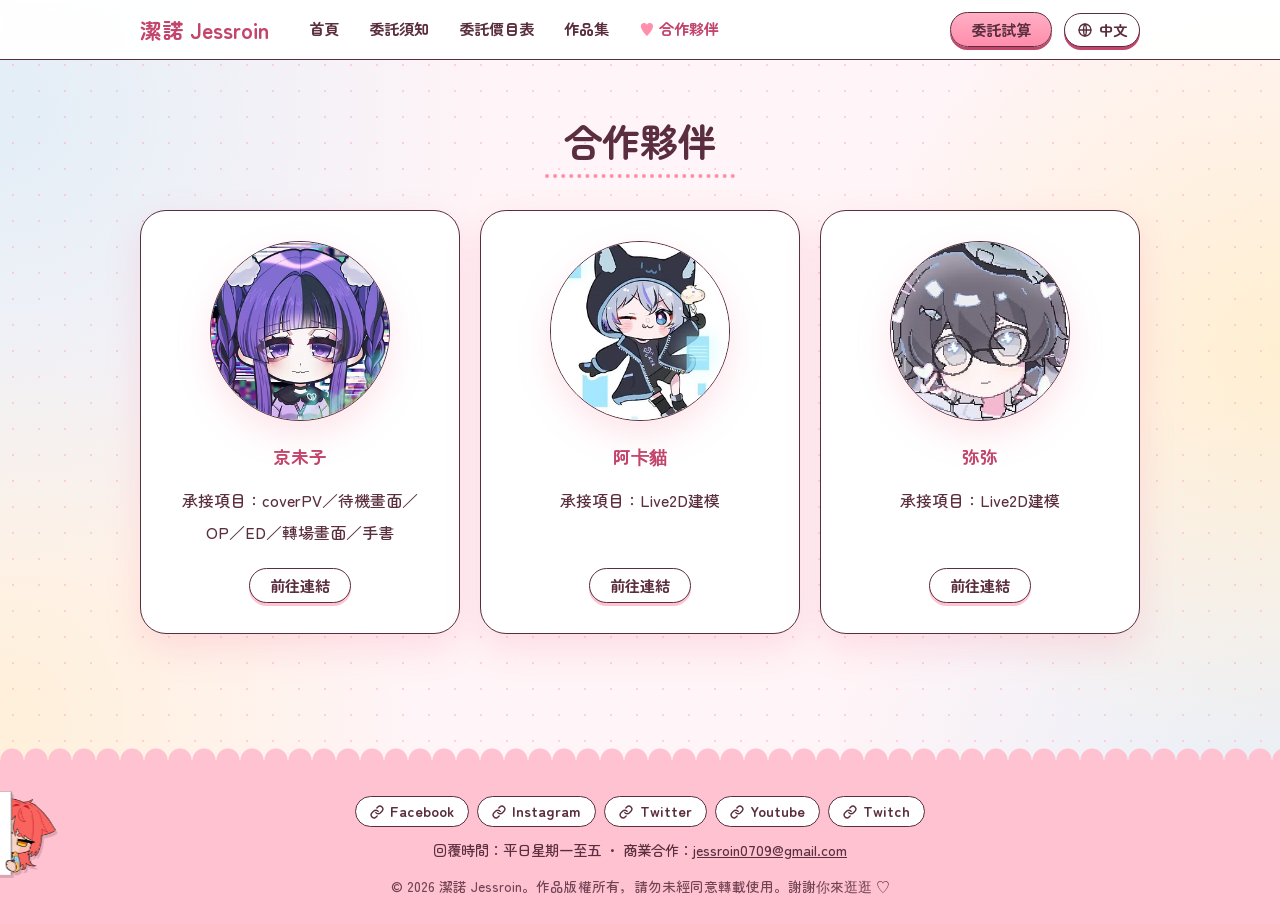
<file: partners.html>
<!DOCTYPE html>
<html lang="zh-Hant">
<head>
<script src="loader.js"></script>
<script src="i18n.js" defer></script>
<meta charset="UTF-8">
<meta name="viewport" content="width=device-width, initial-scale=1">
<title>合作夥伴 | 潔諾Jessroin</title>
<link rel="preconnect" href="https://fonts.googleapis.com">
<link rel="preconnect" href="https://fonts.gstatic.com" crossorigin>
<link href="https://fonts.googleapis.com/css2?family=Zen+Maru+Gothic:wght@400;500;700&display=swap" rel="stylesheet">
<link rel="stylesheet" href="style.css">
<style>
.partners .card{display:flex;flex-direction:column;align-items:center}
.partners .card .btn{margin-top:auto}
.partners .card p{margin-bottom:20px}
.p-avatar{display:block;width:180px;height:180px;margin:0 auto 18px;border-radius:50%;object-fit:cover;border:var(--edge);box-shadow:var(--soft);background:#fff}
</style>
</head>
<body>

<header>
  <nav aria-label="主選單">
    <a class="logo" href="index.html">潔諾&nbsp;Jessroin</a>
    <ul>
        <li><a href="index.html">首頁</a></li>
        <li><a href="notice.html">委託須知</a></li>
        <li><a href="price.html">委託價目表</a></li>
        <li><a href="works.html">作品集</a></li>
        <li><a href="partners.html" aria-current="page">合作夥伴</a></li>
    </ul>
    <a class="btn sm" href="calc.html">委託試算</a>
  </nav>
</header>

<main>
  <div class="page-head"><h1>合作夥伴</h1></div>

  <section class="wrap section" style="padding-top:0">
    <div class="partners">
      <div class="card"><img class="p-avatar" src="images/partners/kyomiko.jpg" alt="京未子的頭像"><h3>京未子</h3><p>承接項目：coverPV／待機畫面／OP／ED／轉場畫面／手書</p><a class="btn alt sm" href="https://37800953w.wixsite.com/kyomikotsubahara" target="_blank" rel="noopener">前往連結</a></div>
      <div class="card"><img class="p-avatar" src="images/partners/hakkaneko.jpg" alt="阿卡貓的頭像"><h3>阿卡貓</h3><p>承接項目：Live2D建模</p><a class="btn alt sm" href="https://hakkanekolive2d.cc/" target="_blank" rel="noopener">前往連結</a></div>
      <div class="card"><img class="p-avatar" src="images/partners/mimi.jpg" alt="弥弥的頭像"><h3>弥弥</h3><p>承接項目：Live2D建模</p><a class="btn alt sm" href="https://x.com/alias_tomorrow" target="_blank" rel="noopener">前往連結</a></div>
    </div>
  </section>
</main>

<footer>
  <div class="foot">
    <div class="social">
      <a href="https://www.facebook.com/profile.php?id=100083111569121" target="_blank" rel="noopener">Facebook</a>
      <a href="https://www.instagram.com/jessroin_0709/" target="_blank" rel="noopener">Instagram</a>
      <a href="https://x.com/Jessroin" target="_blank" rel="noopener">Twitter</a>
      <a href="https://www.youtube.com/channel/UCgwQNXVbiRiOYTJgha7Ojbg" target="_blank" rel="noopener">Youtube</a>
      <a href="https://www.twitch.tv/jessroin" target="_blank" rel="noopener">Twitch</a>
    </div>
    <p class="foot-info">回覆時間：平日星期一至五 ・ 商業合作：<a href="mailto:jessroin0709@gmail.com">jessroin0709@gmail.com</a></p>
    <p class="copy">© 2026&nbsp;潔諾&nbsp;Jessroin。作品版權所有，請勿未經同意轉載使用。謝謝你來逛逛 ♡</p>
  </div>
</footer>

</body>
</html>
</file>
<file: style.css>
/* ===== 想換顏色、字體,只要改這一區 ===== */
:root{
  --bg:#FFF4F7;        /* 頁面底色 */
  --pink:#FFC2D1;      /* 淺粉 */
  --pink-soft:#FFE6EC; /* 更淺的粉(卡片內底色) */
  --pink-deep:#FF8FAB; /* 按鈕、重點粉 */
  --butter:#FFE8A3;    /* 奶油黃 */
  --butter-soft:#FFF4CC; /* 淺黃 */
  --sky-soft:#DDF1FB;    /* 淺藍 */
  --sky:#BFE6F7;       /* 天空藍 */
  --cocoa:#5A2E3E;     /* 文字與細框線 */
  --berry:#C2456B;     /* 莓紅(標題強調) */
  --font:"Zen Maru Gothic","jf-openhuninn-2.0","Noto Sans TC","PingFang TC","Microsoft JhengHei",sans-serif;
  --edge:1.5px solid var(--cocoa);
  --soft:0 14px 34px rgba(245,138,166,.22);
  --radius:26px;
}
*{box-sizing:border-box;margin:0}
body{min-height:100vh;display:flex;flex-direction:column;font-family:var(--font);font-weight:500;color:var(--cocoa);line-height:2;
  background-color:var(--bg);
  background-image:radial-gradient(rgba(255,160,185,.42) 1.5px,transparent 1.5px),radial-gradient(circle at 0 12%,rgba(191,230,247,.45),transparent 32%),radial-gradient(circle at 100% 38%,rgba(255,232,163,.45),transparent 30%),radial-gradient(circle at 0 78%,rgba(255,232,163,.35),transparent 28%),radial-gradient(circle at 100% 92%,rgba(191,230,247,.4),transparent 30%);
  background-size:26px 26px,100% 100%,100% 100%,100% 100%,100% 100%}
a{color:inherit;text-decoration:none}
a:focus-visible,button:focus-visible,summary:focus-visible{outline:3px solid var(--berry);outline-offset:3px}
main{flex:1;width:100%}
.wrap{width:100%;max-width:1040px;margin:0 auto;padding:0 20px}
.sr-only{position:absolute;width:1px;height:1px;overflow:hidden;clip:rect(0 0 0 0);white-space:nowrap}

/* 導覽列:全寬頂欄,目前所在頁面用愛心標示 */
header{position:sticky;top:0;z-index:20;background:rgba(255,255,255,.94);backdrop-filter:blur(6px);border-bottom:var(--edge)}
nav{display:flex;align-items:center;justify-content:space-between;gap:10px;padding:8px 20px;max-width:1040px;margin:0 auto;flex-wrap:wrap}
.logo{font-size:1.35rem;font-weight:700;color:var(--berry)}
nav ul{display:flex;gap:6px;list-style:none;padding:0;flex-wrap:wrap;justify-content:center}
nav ul a{display:block;padding:0 12px;font-weight:700;font-size:.95rem;line-height:2.2;border-bottom:2px dotted transparent}
nav ul a:hover{color:var(--berry);border-bottom-color:var(--pink-deep)}
nav ul a[aria-current=page]{color:var(--berry)}
nav ul a[aria-current=page]::before{content:"♥";margin-right:5px;color:var(--pink-deep)}

/* 按鈕與標籤 */
.btn{display:inline-block;padding:6px 28px;border:var(--edge);border-radius:999px;background:linear-gradient(180deg,#FFAFC4,#FF8DAC);font-weight:700;box-shadow:0 3px 0 var(--berry);transition:transform .12s,box-shadow .12s;cursor:pointer;font-family:inherit;font-size:1rem}
.btn:hover,.btn:focus-visible{transform:translateY(2px);box-shadow:0 1px 0 var(--berry)}
.btn.alt{background:#fff;box-shadow:0 3px 0 var(--pink)}
.btn.peach,.btn.yellow{background:linear-gradient(180deg,#FFF1BF,#FFDD7C);box-shadow:0 3px 0 #D2AA3A}
.btn.blue{background:linear-gradient(180deg,#D8F1FC,#9FD9F2);box-shadow:0 3px 0 #5BA7C8}
.btn.sm{padding:0 20px;font-size:.95rem;line-height:2.2}
.btns{display:flex;gap:12px;flex-wrap:wrap}
.chip{display:inline-flex;align-items:center;gap:8px;padding:0 16px;border:var(--edge);border-radius:999px;background:var(--butter);font-weight:700;font-size:.9rem;line-height:2}
.chip.dot::before{content:"";width:9px;height:9px;border-radius:50%;background:#2FBF7A}
.chip.plain{background:#fff}

/* 卡片 */
.card{background:#fff;border:var(--edge);border-radius:var(--radius);box-shadow:var(--soft);padding:30px}
.card h3{font-size:1.1rem;color:var(--berry);margin-bottom:10px}
mark{background:linear-gradient(transparent 58%,var(--pink) 58%);color:var(--berry);padding:0 6px}
.sec-title{text-align:center;margin-bottom:28px}
.sec-title h2::before,.sec-title h2::after{content:"♥";color:var(--pink-deep);font-size:.65em;margin:0 .6em;vertical-align:.12em}
.sec-title h2{font-size:2rem;line-height:1.5}
.sec-title p{opacity:.8}
.page-head{text-align:center;padding:52px 20px 32px}
.page-head h1{font-size:2.4rem;line-height:1.5}
.page-head h1{display:inline-block;border-bottom:4px dotted var(--pink-deep);padding:0 .5em .1em}
.section{padding:36px 20px}
.roomy{padding-top:72px;padding-bottom:72px}
.roomy .sec-title{margin-bottom:44px}
.roomy .lic{gap:24px}

/* 首頁 */
.hero2{text-align:center;padding:56px 20px 24px;display:flex;flex-direction:column;align-items:center}
.win{background:#fff;border:2px solid var(--cocoa);border-radius:14px;box-shadow:4px 4px 0 rgba(90,46,62,.4);overflow:hidden}
.win-bar{display:flex;align-items:center;gap:6px;padding:6px 12px;background:var(--pink);border-bottom:2px solid var(--cocoa)}
.win-bar i{width:11px;height:11px;border-radius:50%;border:2px solid var(--cocoa);background:#fff}
.win-bar i:nth-child(2){background:var(--butter)}
.win-bar i:nth-child(3){background:var(--sky)}
.avatar-win{width:min(340px,100%);margin:28px auto 26px}
.win-pic{position:relative;aspect-ratio:1/1;background:#fff;display:grid;place-items:center;font-size:4rem}
.win-pic img{position:absolute;inset:0;width:100%;height:100%;object-fit:cover}
.hero2 h1{font-size:clamp(2.2rem,5.5vw,3.4rem);line-height:1.35;margin:12px 0 6px}
.hero2 .lead{font-size:1.15rem;margin-bottom:6px}
.hero2 .tags{margin-bottom:22px;opacity:.9}
.hero2 .btns{justify-content:center}
.hero-text{display:flex;flex-direction:column;align-items:center}
.hero2{padding-top:64px}
@media(min-width:821px){
  .hero2{flex-direction:row;justify-content:center;align-items:center;gap:56px;text-align:left;padding:96px 20px 32px}
  .hero2 .avatar-win{flex:0 0 340px;width:340px;margin:0}
  .hero-text{flex:1 1 0;max-width:520px;align-items:flex-start}
  .hero2 .btns{justify-content:flex-start}
}
.marquee-sec{padding:48px 0 40px}
.marquee{overflow:hidden;padding:18px 0 34px;-webkit-mask-image:linear-gradient(90deg,transparent,#000 6%,#000 94%,transparent);mask-image:linear-gradient(90deg,transparent,#000 6%,#000 94%,transparent)}
.track{display:flex;gap:20px;width:max-content;animation:slide 60s linear infinite;will-change:transform}
.marquee:hover .track{animation-play-state:paused}
.marquee-sec .sec-title{margin-bottom:0}
.marquee-sec .sec-title h2{font-size:1.5rem}
.marquee-sec .marquee{padding-top:18px}
@keyframes slide{to{transform:translateX(calc(-50% - 10px))}}
.shot-big{position:relative;flex:none;height:340px;aspect-ratio:var(--ar,3/4);border:var(--edge);border-radius:24px;background:linear-gradient(160deg,var(--pink-soft),var(--butter-soft));box-shadow:var(--soft);overflow:hidden}
.shot-big:nth-child(3n+2){background:linear-gradient(160deg,var(--butter-soft),var(--pink-soft))}
.shot-big:nth-child(3n){background:linear-gradient(160deg,var(--sky-soft),var(--pink-soft))}
.shot-big img{position:absolute;inset:0;width:100%;height:100%;object-fit:cover}
.center{text-align:center}

/* 可展開的卡片(委託須知) */
.acc-grid{display:grid;grid-template-columns:1fr 1fr;gap:18px;align-items:stretch}
.acc{background:#fff;border:var(--edge);border-radius:22px;box-shadow:var(--soft);overflow:hidden}
.acc.full{grid-column:1/-1}
.acc-title{font-size:1.1rem;line-height:1.5;display:flex;align-items:center;gap:12px;padding:12px 18px 12px 22px;font-weight:700;font-size:1.1rem}
.acc-title mark{color:inherit}
.acc-title::before{content:"";width:12px;height:12px;border-radius:50%;background:var(--pink-deep);border:1.5px solid var(--cocoa);flex:none}
.acc:nth-child(3n+2) .acc-title::before{background:var(--butter)}
.acc:nth-child(3n+2) mark{background:linear-gradient(transparent 58%,var(--butter) 58%)}
.acc:nth-child(3n) .acc-title::before{background:var(--sky)}
.acc:nth-child(3n) mark{background:linear-gradient(transparent 58%,var(--sky) 58%)}
.acc-body{padding:4px 26px 28px}
.acc-body p{margin-bottom:12px}
.acc-body > :last-child{margin-bottom:0}
.list{list-style:none;padding:0}
.list li{position:relative;padding-left:1.7em;margin-bottom:14px}
.list li:last-child{margin-bottom:0}
.list li::before{content:"♥";position:absolute;left:0;color:var(--pink-deep);font-weight:700}
.note{color:var(--berry);font-weight:700;font-size:1.1rem}
.tier-title{font-weight:700;color:var(--berry);margin-top:26px;margin-bottom:6px}
.tier-title:first-child{margin-top:0}
.table-wrap{overflow-x:auto;margin:10px 0 8px}
.compare{width:100%;min-width:520px;border-collapse:collapse;text-align:center;line-height:1.7}
.compare thead th{background:var(--pink-soft);padding:8px 10px;font-weight:700}
.compare thead th:first-child{border-radius:12px 0 0 12px}
.compare thead th:last-child{border-radius:0 12px 12px 0}
.compare tbody th{color:var(--berry);text-align:left;padding:12px 10px;white-space:nowrap}
.compare td{padding:12px 10px}
.compare tbody tr{border-bottom:2px dotted var(--pink-deep)}
.compare tbody tr:last-child{border-bottom:0}
.table-note{font-size:.92rem}
.compare.draw{min-width:440px}

/* 委託流程:圓形框加粗箭頭 */
.flow{list-style:none;padding:0;display:flex;flex-wrap:wrap;justify-content:center;gap:48px 38px}
.flow li{position:relative;display:grid;place-items:center;width:112px;height:112px;padding:8px;border-radius:50%;border:var(--edge);background:var(--pink);font-weight:700;font-size:.92rem;line-height:1.4;text-align:center}
.flow li:nth-child(even){background:var(--butter)}
.flow li:nth-child(3n){background:var(--sky)}
.flow li:not(:last-child)::after{content:"";position:absolute;right:-37px;top:50%;width:30px;height:24px;margin-top:-12px;background:url("data:image/svg+xml,%3Csvg xmlns='http://www.w3.org/2000/svg' viewBox='0 0 30 24' fill='none' stroke-linecap='round' stroke-linejoin='round'%3E%3Cpath d='M4 12H24M16 4L24 12L16 20' stroke='%235A2E3E' stroke-width='9'/%3E%3Cpath d='M4 12H24M16 4L24 12L16 20' stroke='%23FF8FAB' stroke-width='5'/%3E%3C/svg%3E") center/contain no-repeat}
.grid3{display:grid;grid-template-columns:repeat(3,1fr);gap:0}
.grid3 .card{text-align:center;padding:28px 22px;background:transparent;border:0;border-radius:0;box-shadow:none}
.grid3 .card + .card{border-left:2px dashed var(--cocoa)}
@media(max-width:700px){.grid3{grid-template-columns:1fr}.grid3 .card + .card{border-left:0;border-top:2px dashed var(--cocoa)}}
.chips{display:flex;flex-direction:column;align-items:center;gap:8px;list-style:none;padding:0}
.grid3 .card:nth-child(1) .chips li{background:var(--butter-soft)}
.grid3 .card:nth-child(2) .chips li{background:var(--sky-soft)}
.chips li{background:var(--pink-soft);border:1.5px solid var(--cocoa);border-radius:14px;padding:0 16px;font-weight:700;font-size:1rem;line-height:1.8}

/* 價目表 */
.price-layout{display:grid;grid-template-columns:240px 1fr;gap:28px;align-items:start}
.tabs{display:flex;flex-direction:column;gap:6px;background:#fff;border:var(--edge);border-radius:var(--radius);padding:10px;box-shadow:var(--soft);position:sticky;top:76px}
.tabs button{border:1.5px solid transparent;background:transparent;border-radius:18px;padding:6px 14px;font:inherit;color:inherit;cursor:pointer;line-height:1.5;text-align:left}
.tabs button small{display:block;font-weight:500;opacity:.8;font-size:.85rem}
.tabs button:hover{background:var(--pink-soft)}
.tabs button[aria-selected=true]{background:linear-gradient(180deg,#FFAFC4,#FF8DAC);border-color:var(--cocoa);box-shadow:0 3px 0 var(--berry);font-weight:700}
.panel{display:block}
.panel[hidden]{display:none}
.example{border:var(--edge);border-radius:var(--radius);background:#fff;box-shadow:var(--soft);padding:12px;margin-bottom:20px}
.ph{position:relative;aspect-ratio:16/8;border-radius:18px;background:linear-gradient(160deg,var(--pink-soft),var(--butter));overflow:hidden;display:grid;place-items:center;color:var(--berry);font-weight:700}
.ph img{position:absolute;inset:0;width:100%;height:100%;object-fit:cover}
.ph .chip{position:absolute;top:10px;left:10px;z-index:1}
.item+.item{margin-top:30px;padding-top:26px;border-top:2px dotted var(--pink)}
.item-head{display:flex;justify-content:space-between;align-items:baseline;gap:16px;flex-wrap:wrap;margin-bottom:8px}
.item-head b{font-size:1.2rem}
.big{font-size:1.5rem;font-weight:700;color:var(--berry);white-space:nowrap}
.meta{opacity:.85;text-align:right;margin-top:2.5rem}
.card p{margin-bottom:12px}
.card > :last-child{margin-bottom:0}
.prices{list-style:none;padding:0}
.prices li{font-size:1.1rem;display:flex;justify-content:space-between;align-items:baseline;gap:16px;padding:14px 0;border-bottom:2px dotted var(--pink-deep)}
.prices li:last-child{border-bottom:0}
.prices li>span:first-child{font-weight:700;font-size:1.2rem}
.prices li>span:first-child{font-weight:700;font-size:1.2rem}
.tier-title.sep{margin-top:30px;padding-top:26px;border-top:2px dotted var(--pink)}
.prices small{display:block;font-weight:500;opacity:.8;font-size:.9rem;line-height:1.7}
.prices .price{font-size:1.5rem;font-weight:700;color:var(--berry);white-space:nowrap}
/* 加購項目:緊湊兩欄 */
.addon-title{margin-top:16px;margin-bottom:8px;font-size:.95rem}
.addons{list-style:none;padding:0;display:grid;grid-template-columns:repeat(2,1fr);gap:6px 10px}
.addons li{display:flex;justify-content:space-between;align-items:baseline;gap:8px;padding:5px 12px;background:var(--pink-soft);border-radius:14px;font-size:.92rem;line-height:1.5}
.addons .a-name{min-width:0}
.addons small{display:block;font-size:.78rem;opacity:.75;line-height:1.4}
.addons .a-price{font-weight:700;color:var(--berry);white-space:nowrap}
@media(max-width:600px){.addons{grid-template-columns:1fr}}
.lic{display:grid;grid-template-columns:repeat(auto-fit,minmax(220px,1fr));gap:18px}
.lic .card{padding:24px 22px}
.lic .chip{margin-bottom:10px}
.lic .card:nth-child(2) .chip{background:var(--sky)}
.lic .card:nth-child(3) .chip{background:var(--butter)}
.lic .card:nth-child(4) .chip{background:var(--pink)}
.textlink{color:var(--berry);font-weight:700;text-decoration:underline}

/* 作品集 */
.filters{display:flex;justify-content:center;gap:10px;flex-wrap:wrap;margin:0 auto 30px}
.filters button{border:0;border-bottom:2px dotted transparent;background:none;padding:0 12px;font:inherit;font-weight:700;line-height:2.2;cursor:pointer;color:inherit}
.filters button:hover{color:var(--berry)}
.filters button[aria-pressed=true]{color:var(--berry);border-bottom-color:var(--pink-deep)}
.filters button[aria-pressed=true]::before{content:"♥";margin-right:5px;color:var(--pink-deep)}
.masonry{columns:3 240px;column-gap:22px}
.polaroid{margin:0 0 24px;break-inside:avoid;background:#fff;border:var(--edge);border-radius:14px;box-shadow:var(--soft);padding:10px 10px 8px}
.polaroid:nth-child(3n+1){--r:-1.2deg}.polaroid:nth-child(3n+2){--r:1deg}
.polaroid[hidden]{display:none}
.polaroid .shot{position:relative;aspect-ratio:var(--ar,3/4);border-radius:8px;background:linear-gradient(160deg,var(--pink-soft),var(--butter-soft));overflow:hidden}
.polaroid .shot img,.polaroid .shot video{position:absolute;inset:0;width:100%;height:100%;object-fit:cover}
.polaroid .shot video{background:#000}
/* 動態展示:橫跨整排、放大顯示 */
.polaroid[data-cat=motion]{column-span:all;max-width:760px;margin:0 auto 28px;--r:0deg}
.polaroid figcaption a{color:inherit;text-decoration:underline dotted;text-underline-offset:4px}
.polaroid figcaption a:hover{color:var(--berry)}
.polaroid figcaption{text-align:center;font-size:.9rem;line-height:1.6;padding-top:8px}
.partners{display:grid;grid-template-columns:repeat(auto-fit,minmax(240px,1fr));gap:20px}
.partners .card{text-align:center}

/* 頁尾:粉色橫幅,上緣是一排圓弧 */
footer{position:relative;margin-top:90px;width:100%;background:var(--pink);padding:36px 20px 24px;text-align:center}
footer::before{content:"";position:absolute;left:0;right:0;top:-12px;height:12px;background:radial-gradient(circle at 50% 100%,var(--pink) 11px,transparent 12px) 0 0/24px 12px repeat-x}
.foot{max-width:1040px;margin:0 auto;display:flex;flex-direction:column;align-items:center;gap:10px}
.social{display:flex;gap:8px;flex-wrap:wrap;justify-content:center}
.social a{padding:0 14px;background:#fff;border:1.5px solid var(--cocoa);border-radius:999px;font-weight:700;font-size:.9rem;line-height:2}
.social a::before{content:"";display:inline-block;width:1em;height:1em;margin-right:6px;vertical-align:-.15em;background:url("data:image/svg+xml,%3Csvg xmlns='http://www.w3.org/2000/svg' viewBox='0 0 24 24' fill='none' stroke='%235A2E3E' stroke-width='2.4' stroke-linecap='round' stroke-linejoin='round'%3E%3Cpath d='M10 13a5 5 0 0 0 7.54.54l3-3a5 5 0 0 0-7.07-7.07l-1.72 1.71'/%3E%3Cpath d='M14 11a5 5 0 0 0-7.54-.54l-3 3a5 5 0 0 0 7.07 7.07l1.71-1.71'/%3E%3C/svg%3E") center/contain no-repeat}
.social a:nth-child(odd):hover{background:var(--butter)}
.social a:nth-child(even):hover{background:var(--sky)}
.foot-info{font-size:.9rem;line-height:1.8}
.foot-info a{text-decoration:underline}
.copy{font-size:.85rem;opacity:.85}

@media(max-width:820px){
  .acc-grid,.price-layout{grid-template-columns:1fr}
  .tabs{flex-direction:row;overflow-x:auto;position:static}
  .tabs button{flex:0 0 auto;min-width:118px}
  nav{justify-content:center}
}
@media(max-width:600px){
  .page-head h1{font-size:1.9rem}
  .flow{gap:40px 40px}.flow li{width:100px;height:100px;font-size:.85rem}.flow li:nth-child(2n)::after{display:none}
  .card{padding:24px 20px}.acc-body{padding:4px 20px 24px}
}
@media(max-width:600px){.shot-big{height:240px}}
@media(prefers-reduced-motion:reduce){*{transition:none!important}.track{animation:none}.marquee{overflow-x:auto}}

/* 價目表範例圖:多張時做成滑頁(左右箭頭、圓點、手指滑動) */
.carousel{position:relative}
.car-track{display:flex;align-items:flex-start;overflow-x:auto;overflow-y:hidden;scroll-snap-type:x mandatory;scroll-behavior:smooth;scrollbar-width:none;border-radius:18px;transition:height .25s ease}
.car-track::-webkit-scrollbar{display:none}
.car-slide{flex:0 0 100%;scroll-snap-align:center;display:flex;justify-content:center}
.car-slide img{display:block;max-width:100%;max-height:var(--car-max,70vh);width:auto;height:auto;border-radius:18px}
.car-btn{position:absolute;top:50%;transform:translateY(-50%);z-index:2;width:42px;height:42px;border-radius:50%;border:var(--edge);background:#fff;box-shadow:var(--soft);cursor:pointer;font:inherit;font-size:1.3rem;line-height:1;color:var(--berry);padding:0}
.car-btn.prev{left:10px}.car-btn.next{right:10px}
.car-btn:hover{background:var(--pink-soft)}
.car-btn[disabled]{opacity:.35;cursor:default}
.car-dots{display:flex;justify-content:center;gap:8px;padding:12px 0 4px}
.car-dots button{width:10px;height:10px;border-radius:50%;border:1.5px solid var(--cocoa);background:#fff;padding:0;cursor:pointer}
.car-dots button[aria-current=true]{background:var(--pink-deep)}
/* 作品集提示文字與影片錯誤訊息 */
.gallery-msg{text-align:center;padding:48px 0;opacity:.8}
.gallery-msg[hidden]{display:none}
.polaroid .shot .video-error{position:absolute;inset:0;display:grid;place-items:center;padding:16px;text-align:center;font-size:.9rem;color:#fff}

/* 作品集:改用格線排列。直式/正方形圖佔 1 格寬,橫式圖佔 2 格寬(放大一倍),影片橫跨整排。
   每張卡片佔幾個「列」由 works.html 的程式依圖片高度自動計算 */
.masonry{display:grid;grid-template-columns:repeat(3,1fr);grid-auto-rows:8px;grid-auto-flow:dense;column-gap:22px;columns:auto}
.masonry .polaroid{margin:0;align-self:start}
.masonry .polaroid.wide{grid-column:span 2;--r:0deg}
.masonry .polaroid[data-cat=motion]{grid-column:1/-1;width:100%;max-width:760px;justify-self:center;--r:0deg}
@media(max-width:820px){.masonry{grid-template-columns:repeat(2,1fr)}}
@media(max-width:520px){.masonry{grid-template-columns:1fr}.masonry .polaroid.wide{grid-column:span 1}}

/* ===== 手機版整體調整(600px 以下):字縮小、間距放鬆、頁首改成兩排 ===== */
@media(max-width:600px){
  html{font-size:15px}
  body{line-height:1.8}
  /* 頁首:第一排是名字+委託試算,第二排是五個連結 */
  header{padding-bottom:2px}
  nav{padding:10px 16px 6px;gap:6px 10px;justify-content:space-between}
  .logo{order:1;font-size:1.15rem}
  nav .btn.sm{order:2;padding:0 14px;font-size:.85rem;line-height:2}
  nav ul{order:3;flex:1 0 100%;flex-wrap:nowrap;justify-content:space-between;gap:0}
  nav ul a{padding:0 4px;font-size:.88rem;line-height:2;white-space:nowrap}
  nav ul a[aria-current=page]::before{margin-right:3px}
  /* 標題與區塊 */
  .page-head{padding:30px 20px 18px}
  .page-head h1{font-size:1.6rem}
  .sec-title h2{font-size:1.4rem}
  .section{padding:26px 18px}
  .hero2{padding:32px 20px 16px}
  .avatar-win{width:min(250px,100%);margin:18px auto 18px}
  .hero2 h1{font-size:1.9rem;margin:8px 0 4px}
  .hero2 .lead{font-size:1rem}
  .hero2 .tags{font-size:.9rem}
  .btn{padding:4px 20px;font-size:.95rem}
  .card h3{font-size:1.05rem}
  .shot-big{height:200px}
  footer{margin-top:60px}
}

/* ===== 自訂滑鼠游標(電腦版):圖檔 cursor-32.png / cursor-64.png 要和網頁放在同一層 =====
   尖端(熱點)在圖片左上角;瀏覽器對游標大小有限制,32px 最穩定,64px 是給高解析螢幕用的。
   想換成別張圖,只要取代這兩個檔案(同樣檔名)即可 */
@media(pointer:fine){
  html,html *{cursor:url(cursor-32.png) 0 0,auto!important;cursor:-webkit-image-set(url(cursor-32.png) 1x,url(cursor-64.png) 2x) 0 0,auto!important;cursor:image-set(url(cursor-32.png) 1x,url(cursor-64.png) 2x) 0 0,auto!important}
  html input:not([type=checkbox]):not([type=radio]):not([type=button]):not([type=submit]):not([type=range]),html textarea{cursor:text!important}
}
</file>
